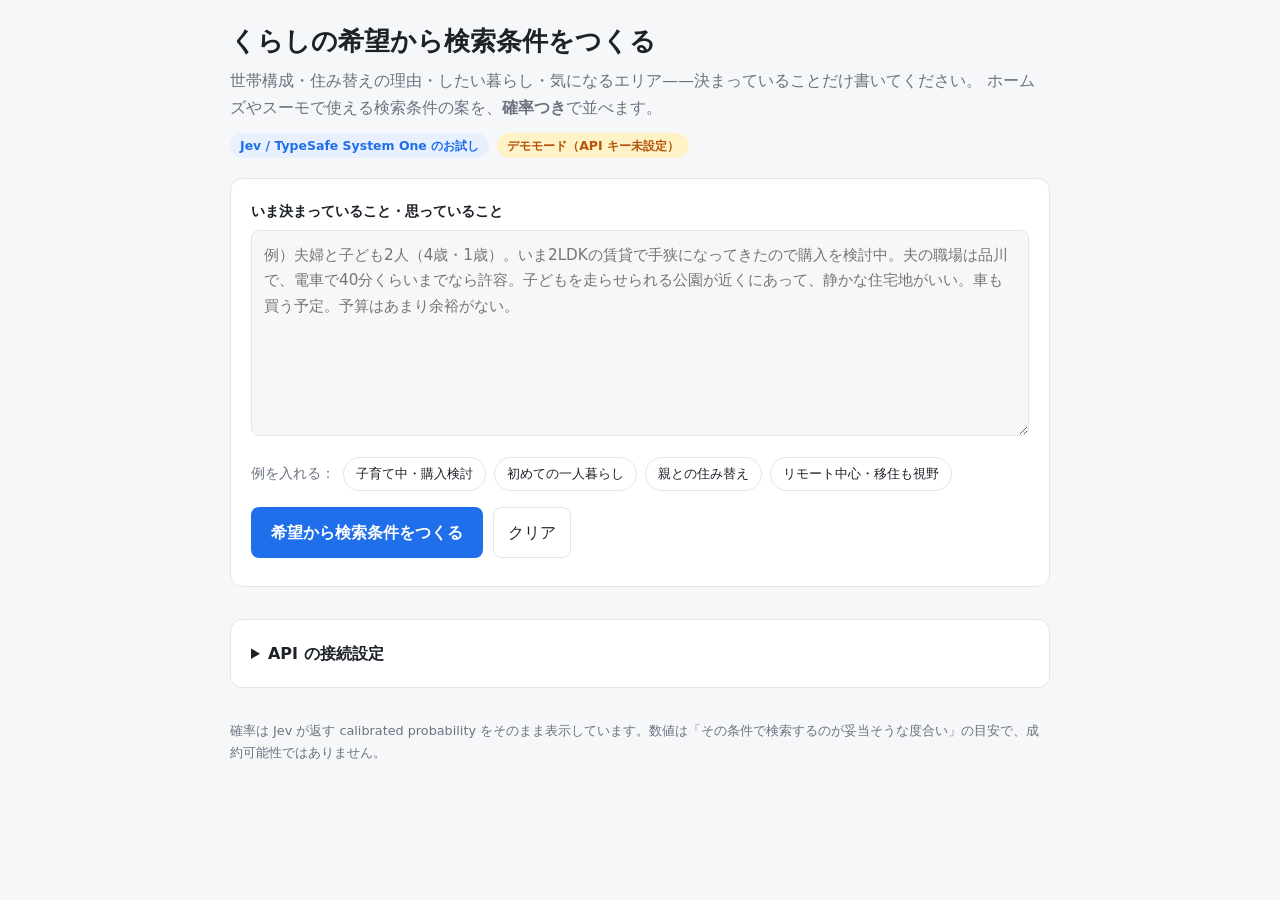
<file: index.html>
<!DOCTYPE html>
<html lang="ja">
<head>
<meta charset="utf-8" />
<meta name="viewport" content="width=device-width, initial-scale=1" />
<title>くらしの希望から検索条件をつくる</title>
<meta name="description" content="住み替えの希望を書くだけで、不動産ポータルの検索条件を確率つきで提案します（Jev / TypeSafe System One のお試し）" />
<link rel="stylesheet" href="./assets/styles.css" />
</head>
<body>
<header class="site-header">
  <h1>くらしの希望から<wbr />検索条件をつくる</h1>
  <p class="lead">
    世帯構成・住み替えの理由・したい暮らし・気になるエリア——決まっていることだけ書いてください。
    ホームズやスーモで使える検索条件の案を、<strong>確率つき</strong>で並べます。
  </p>
  <p class="badge-row">
    <span class="badge">Jev / TypeSafe System One のお試し</span>
    <span class="badge" id="mode-badge">モード確認中…</span>
  </p>
</header>

<main>
  <section class="card">
    <label class="field-label" for="hearing">いま決まっていること・思っていること</label>
    <textarea id="hearing" rows="7" placeholder="例）夫婦と子ども2人（4歳・1歳）。いま2LDKの賃貸で手狭になってきたので購入を検討中。夫の職場は品川で、電車で40分くらいまでなら許容。子どもを走らせられる公園が近くにあって、静かな住宅地がいい。車も買う予定。予算はあまり余裕がない。"></textarea>
    <div class="examples">
      <span class="examples-label">例を入れる：</span>
      <button class="chip" type="button" data-example="family">子育て中・購入検討</button>
      <button class="chip" type="button" data-example="single">初めての一人暮らし</button>
      <button class="chip" type="button" data-example="senior">親との住み替え</button>
      <button class="chip" type="button" data-example="remote">リモート中心・移住も視野</button>
    </div>
    <div class="actions">
      <button id="run" class="primary" type="button">希望から検索条件をつくる</button>
      <button id="clear" class="ghost" type="button">クリア</button>
    </div>
    <p class="note" id="status" role="status" aria-live="polite"></p>
  </section>

  <section id="result" class="result" hidden>
    <div class="card summary">
      <h2>この条件で探すのがおすすめ</h2>
      <div id="summary-chips" class="chips"></div>
      <p class="note">黄色い条件は確率が割れているもの（入力からは決めきれていない項目）です。</p>
      <h3>チェックを入れる条件</h3>
      <div id="flag-chips" class="chips"></div>
      <div class="summary-actions">
        <button id="copy" class="ghost" type="button">検索条件メモをコピー</button>
        <span class="note" id="copy-note"></span>
      </div>
    </div>

    <h2 class="section-title">項目ごとの確率</h2>
    <div id="axes" class="axes"></div>

    <div class="card">
      <h2>こだわり条件の確率</h2>
      <div id="flags" class="flags"></div>
    </div>

    <details class="card">
      <summary>Jev のレスポンス（JSON）</summary>
      <pre id="raw"></pre>
    </details>
  </section>

  <section class="card settings">
    <details id="settings-details">
      <summary>API の接続設定</summary>
      <p class="note">
        Jev の API はブラウザからの直接呼び出しを CORS で拒否します。自分で用意したプロキシ（<code>proxy/</code> 参照）の URL を入れてください。
        空欄のままだとキーワードベースの<strong>デモモード</strong>で動きます。
      </p>
      <label class="field-label" for="endpoint">プロキシのエンドポイント URL</label>
      <input id="endpoint" type="url" placeholder="https://your-worker.workers.dev/jev" />
      <div class="actions">
        <button id="save-endpoint" class="ghost" type="button">保存</button>
        <button id="forget-endpoint" class="ghost" type="button">削除してデモに戻す</button>
      </div>
      <p class="note">URL はこのブラウザの localStorage にだけ保存されます。</p>
    </details>
  </section>
</main>

<footer class="site-footer">
  <p>
    確率は Jev が返す calibrated probability をそのまま表示しています。数値は「その条件で検索するのが妥当そうな度合い」の目安で、成約可能性ではありません。
  </p>
</footer>

<script type="module" src="./assets/app.js"></script>
</body>
</html>
</file>
<file: assets/styles.css>
:root {
  --bg: #f6f7f9;
  --surface: #ffffff;
  --border: #e2e5ea;
  --text: #1d2229;
  --muted: #6b7280;
  --accent: #1f6feb;
  --accent-soft: #e8f0fe;
  --bar: #cfe0ff;
  --bar-top: #1f6feb;
  --warn: #b45309;
  --warn-soft: #fef3c7;
  --radius: 12px;
}

@media (prefers-color-scheme: dark) {
  :root {
    --bg: #14171c;
    --surface: #1c2027;
    --border: #2d333c;
    --text: #e6e9ee;
    --muted: #9aa3b2;
    --accent: #6ea8fe;
    --accent-soft: #1e2a3d;
    --bar: #2b3a55;
    --bar-top: #6ea8fe;
    --warn: #fbbf24;
    --warn-soft: #3a2f13;
  }
}

* { box-sizing: border-box; }

body {
  margin: 0;
  padding: 24px 16px 64px;
  background: var(--bg);
  color: var(--text);
  font-family: system-ui, -apple-system, "Hiragino Kaku Gothic ProN", "Noto Sans JP", Meiryo, sans-serif;
  line-height: 1.7;
  -webkit-text-size-adjust: 100%;
}

.site-header, main, .site-footer { max-width: 820px; margin: 0 auto; }

h1 { font-size: 1.6rem; line-height: 1.35; margin: 0 0 8px; }
h2 { font-size: 1.1rem; margin: 0 0 8px; }
h3 { font-size: .95rem; margin: 20px 0 8px; color: var(--muted); }
.section-title { margin: 28px 0 12px; }

.lead { margin: 0 0 12px; color: var(--muted); }
.note { color: var(--muted); font-size: .85rem; margin: 8px 0 0; }

.badge-row { display: flex; flex-wrap: wrap; gap: 8px; margin: 0 0 20px; }
.badge {
  display: inline-block; padding: 2px 10px; border-radius: 999px;
  background: var(--accent-soft); color: var(--accent);
  font-size: .78rem; font-weight: 600; white-space: nowrap;
}
.badge.demo { background: var(--warn-soft); color: var(--warn); }

.card {
  background: var(--surface);
  border: 1px solid var(--border);
  border-radius: var(--radius);
  padding: 20px;
  margin: 0 0 16px;
}

.field-label { display: block; font-weight: 600; font-size: .9rem; margin-bottom: 6px; }

textarea, input[type="url"] {
  width: 100%;
  padding: 12px;
  font: inherit;
  font-size: .95rem;
  color: var(--text);
  background: var(--bg);
  border: 1px solid var(--border);
  border-radius: 8px;
  resize: vertical;
}
textarea:focus, input:focus { outline: 2px solid var(--accent); outline-offset: 1px; }

.examples { display: flex; flex-wrap: wrap; align-items: center; gap: 8px; margin-top: 12px; }
.examples-label { font-size: .85rem; color: var(--muted); }

.actions { display: flex; flex-wrap: wrap; gap: 10px; margin-top: 16px; }

button { font: inherit; cursor: pointer; border-radius: 8px; }
.primary {
  padding: 12px 20px; border: none; font-weight: 700;
  background: var(--accent); color: #fff;
}
.primary:disabled { opacity: .55; cursor: progress; }
.ghost {
  padding: 8px 14px; background: transparent;
  border: 1px solid var(--border); color: var(--text);
}
.chip {
  padding: 5px 12px; font-size: .82rem;
  background: transparent; border: 1px solid var(--border); color: var(--text);
  border-radius: 999px;
}
.chip:hover, .ghost:hover { border-color: var(--accent); color: var(--accent); }

.chips { display: flex; flex-wrap: wrap; gap: 8px; }
.cond {
  display: inline-flex; align-items: baseline; gap: 6px;
  padding: 6px 12px; border-radius: 999px;
  background: var(--accent-soft); color: var(--text);
  font-size: .9rem;
}
.cond .k { font-size: .75rem; color: var(--muted); }
.cond .v { font-weight: 700; }
.cond .p { font-size: .75rem; color: var(--accent); font-variant-numeric: tabular-nums; }
.cond.loose { background: var(--warn-soft); }
.cond.loose .p { color: var(--warn); }

.summary-actions { display: flex; align-items: center; gap: 12px; margin-top: 18px; flex-wrap: wrap; }
.summary-actions .note { margin: 0; }

.axes { display: grid; gap: 16px; }
@media (min-width: 640px) { .axes { grid-template-columns: 1fr 1fr; } }

.axis { background: var(--surface); border: 1px solid var(--border); border-radius: var(--radius); padding: 16px; }
.axis header { display: flex; justify-content: space-between; align-items: baseline; gap: 8px; margin-bottom: 4px; }
.axis h3 { margin: 0; font-size: .95rem; color: var(--text); }
.axis .hint { font-size: .78rem; color: var(--muted); margin: 0 0 10px; }
.axis .conf { font-size: .75rem; color: var(--muted); white-space: nowrap; }

.bars { display: grid; gap: 6px; }
.bar-row { display: grid; grid-template-columns: 1fr auto; gap: 8px; align-items: center; font-size: .85rem; }
.bar-label { position: relative; padding: 4px 8px; border-radius: 6px; overflow: hidden; z-index: 0; }
.bar-label .fill {
  position: absolute; inset: 0 auto 0 0; background: var(--bar);
  border-radius: 6px; z-index: -1;
}
.bar-row.top .bar-label { font-weight: 700; }
.bar-row.top .fill { background: var(--bar-top); opacity: .35; }
.bar-val { font-variant-numeric: tabular-nums; color: var(--muted); font-size: .8rem; }

.flags { display: grid; gap: 6px; }

pre {
  margin: 12px 0 0; padding: 12px; overflow: auto; max-height: 360px;
  background: var(--bg); border: 1px solid var(--border); border-radius: 8px;
  font-size: .78rem; line-height: 1.5;
}

details summary { cursor: pointer; font-weight: 600; }
.settings { margin-top: 32px; }
.settings input { margin-bottom: 4px; }

.site-footer { margin-top: 32px; color: var(--muted); font-size: .8rem; }
code { background: var(--bg); padding: 1px 5px; border-radius: 4px; font-size: .85em; }
</file>
